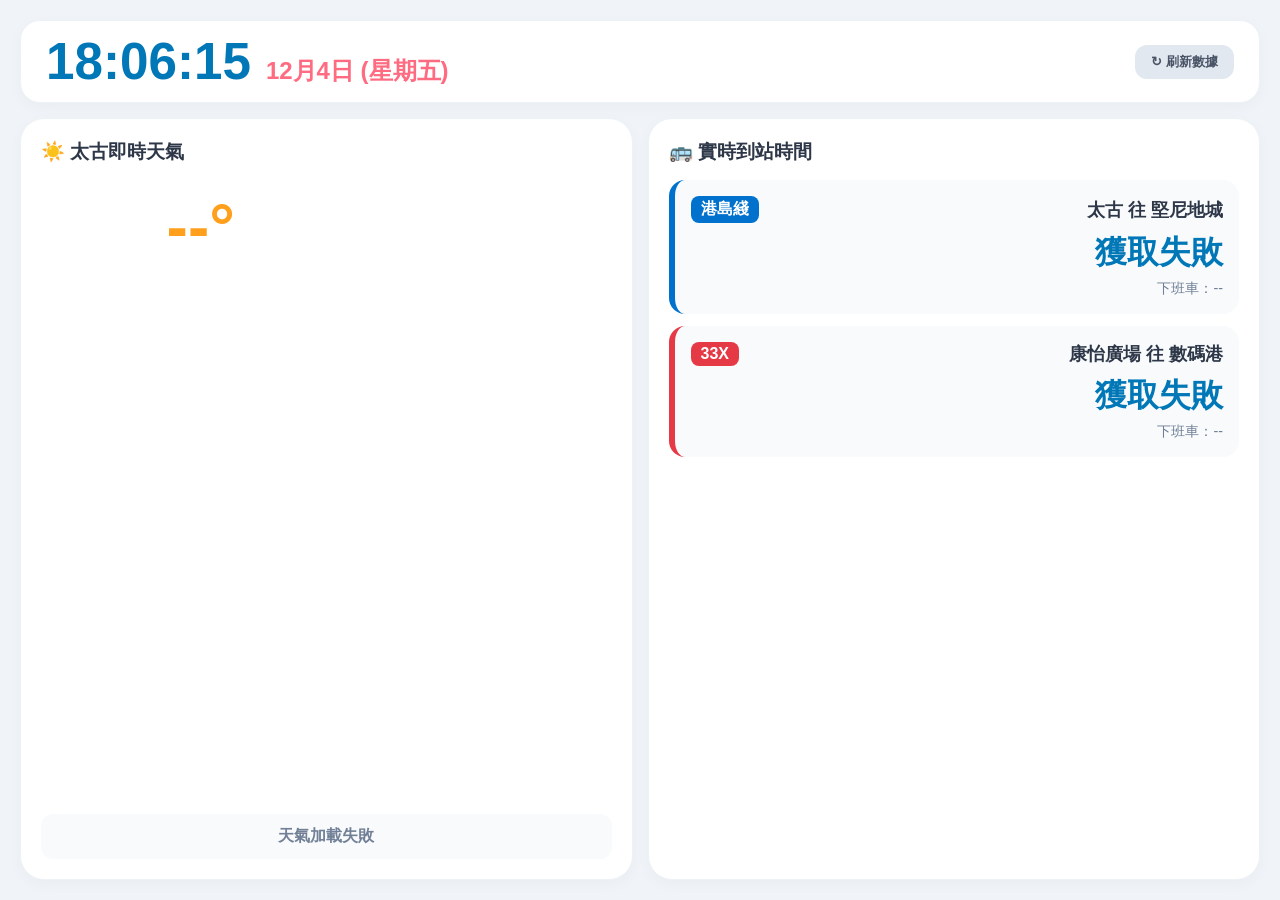
<file: gemini-code-1787057322468.html>
<!DOCTYPE html>
<html lang="zh-HK">
<head>
  <meta charset="UTF-8">
  <meta name="viewport" content="width=device-width, initial-scale=1.0, maximum-scale=1.0, user-scalable=no">
  <title>太古 Dashboard</title>
  <style>
    :root {
      --bg-color: #f7f9fc;
      --card-bg: #ffffff;
      --primary-color: #0077b6;
      --accent-pink: #ff6b81;
      --text-main: #2d3748;
      --text-sub: #718096;
      --border-color: #edf2f7;
    }

    * { box-sizing: border-box; margin: 0; padding: 0; font-family: -apple-system, BlinkMacSystemFont, "Segoe UI", Roboto, sans-serif; }
    body { background-color: #f0f4f8; color: var(--text-main); padding: 20px; height: 100vh; display: flex; flex-direction: column; gap: 15px; overflow: hidden; }

    .top-bar { display: flex; justify-content: space-between; align-items: center; background: var(--card-bg); padding: 15px 25px; border-radius: 20px; box-shadow: 0 4px 15px rgba(0,0,0,0.03); border: 1px solid var(--border-color); }
    .time-container { display: flex; align-items: baseline; gap: 15px; }
    .clock { font-size: 3.2rem; font-weight: 800; color: var(--primary-color); line-height: 1; }
    .date { font-size: 1.5rem; font-weight: 600; color: var(--accent-pink); }
    .refresh-btn { background: #e2e8f0; color: #4a5568; border: none; padding: 8px 16px; border-radius: 12px; font-weight: bold; cursor: pointer; }

    .grid-container { display: grid; grid-template-columns: 1fr 1fr; gap: 15px; flex: 1; }
    .card { background: var(--card-bg); border-radius: 24px; padding: 20px; box-shadow: 0 4px 15px rgba(0,0,0,0.03); border: 1px solid var(--border-color); display: flex; flex-direction: column; }
    .card-title { font-size: 1.2rem; font-weight: 700; margin-bottom: 15px; }

    .weather-main { display: flex; align-items: center; justify-content: space-around; margin: 10px 0; }
    .temp-box { font-size: 4rem; font-weight: 800; color: #ff9f1c; }
    .weather-icon img { width: 90px; height: 90px; object-fit: contain; }
    .weather-desc { margin-top: auto; background: #f8fafc; padding: 12px; border-radius: 12px; text-align: center; font-size: 1rem; font-weight: 600; color: var(--text-sub); }

    .eta-box { background: #f8fafc; border-radius: 16px; padding: 16px; margin-bottom: 12px; border-left: 6px solid var(--primary-color); }
    .route-header { display: flex; justify-content: space-between; align-items: center; margin-bottom: 8px; }
    .route-badge { background: var(--primary-color); color: white; padding: 3px 10px; border-radius: 8px; font-weight: bold; font-size: 1rem; }
    .destination { font-size: 1.1rem; font-weight: 700; }
    .eta-time { font-size: 2rem; font-weight: 800; color: var(--primary-color); text-align: right; }
    .eta-unit { font-size: 1rem; font-weight: 600; }
    .next-bus { font-size: 0.9rem; color: var(--text-sub); margin-top: 4px; text-align: right; }
  </style>
</head>
<body>

  <div class="top-bar">
    <div class="time-container">
      <div id="clock" class="clock">--:--:--</div>
      <div id="date" class="date">--月--日 (星期-)</div>
    </div>
    <button class="refresh-btn" onclick="fetchAllData()">↻ 刷新數據</button>
  </div>

  <div class="grid-container">
    <div class="card">
      <div class="card-title">☀️ 太古即時天氣</div>
      <div class="weather-main">
        <div class="temp-box" id="temp">--°</div>
        <div class="weather-icon" id="weather-icon"></div>
      </div>
      <div class="weather-desc" id="weather-desc">加載中...</div>
    </div>

    <div class="card">
      <div class="card-title">🚌 實時到站時間</div>
      
      <div class="eta-box" style="border-left-color: #0072ce;">
        <div class="route-header">
          <span class="route-badge" style="background: #0072ce;">港島綫</span>
          <span class="destination">太古 往 堅尼地城</span>
        </div>
        <div class="eta-time" id="mtr-eta">-- <span class="eta-unit">分鐘</span></div>
        <div class="next-bus" id="mtr-next">下班車：--</div>
      </div>

      <div class="eta-box" style="border-left-color: #e63946;">
        <div class="route-header">
          <span class="route-badge" style="background: #e63946;">33X</span>
          <span class="destination">康怡廣場 往 數碼港</span>
        </div>
        <div class="eta-time" id="bus-eta">-- <span class="eta-unit">分鐘</span></div>
        <div class="next-bus" id="bus-next">下班車：--</div>
      </div>
    </div>
  </div>

  <script>
    function updateClock() {
      const now = new Date();
      document.getElementById('clock').innerText = now.toTimeString().split(' ')[0];
      const weekDays = ['日', '一', '二', '三', '四', '五', '六'];
      document.getElementById('date').innerText = `${now.getMonth() + 1}月${now.getDate()}日 (星期${weekDays[now.getDay()]})`;
    }
    setInterval(updateClock, 1000);
    updateClock();

    // 解決 iOS Safari 日期解析問題
    function parseDate(dateStr) {
      if (!dateStr) return null;
      return new Date(dateStr.replace(/-/g, '/').replace('T', ' '));
    }

    async function getWeather() {
      try {
        const res = await fetch('https://data.weather.gov.hk/weatherAPI/opendata/weather.php?dataType=rhrread&lang=tc');
        const data = await res.json();
        
        const taikooTemp = data.temperature.data.find(t => t.place === "鰂魚涌") || data.temperature.data[0];
        document.getElementById('temp').innerText = `${taikooTemp.value}°C`;
        
        if (data.icon && data.icon.length > 0) {
          const iconCode = data.icon[0];
          // 天文台官方圖示 CDN
          document.getElementById('weather-icon').innerHTML = `<img src="https://www.hko.gov.hk/images/HKOWeatherIcon/pic${iconCode}.png" alt="weather">`;
        }
        document.getElementById('weather-desc').innerText = `位置：鰂魚涌 / 太古`;
      } catch (e) {
        document.getElementById('weather-desc').innerText = "天氣加載失敗";
      }
    }

    async function getMTRETA() {
      try {
        const res = await fetch('https://rt.data.gov.hk/v1/transport/mtr/getSchedule.php?line=ISL&sta=TAK');
        const data = await res.json();
        
        if (data.status === 1 && data.data['ISL-TAK'] && data.data['ISL-TAK'].W) {
          const list = data.data['ISL-TAK'].W;
          if (list.length > 0) {
            const now = new Date();
            const firstTrain = parseDate(list[0].time);
            const diffMin = Math.max(0, Math.floor((firstTrain - now) / 60000));
            
            document.getElementById('mtr-eta').innerHTML = `${diffMin} <span class="eta-unit">分鐘</span>`;
            
            if (list[1]) {
              const secondTrain = parseDate(list[1].time);
              const nextMin = Math.max(0, Math.floor((secondTrain - now) / 60000));
              document.getElementById('mtr-next').innerText = `下一班：${nextMin} 分鐘`;
            }
          } else {
            document.getElementById('mtr-eta').innerText = "尾班車已過";
          }
        }
      } catch (e) {
        document.getElementById('mtr-eta').innerText = "獲取失敗";
      }
    }

    async function getBusETA() {
      try {
        const res = await fetch('https://rt.data.gov.hk/v2/transport/citybus/eta/CTB/001322/33X');
        const data = await res.json();
        
        if (data.data && data.data.length > 0) {
          const list = data.data.filter(item => item.eta && item.eta !== "");
          if (list.length > 0) {
            const now = new Date();
            const firstBus = parseDate(list[0].eta);
            const diffMin = Math.max(0, Math.floor((firstBus - now) / 60000));
            
            document.getElementById('bus-eta').innerHTML = `${diffMin} <span class="eta-unit">分鐘</span>`;
            
            if (list[1]) {
              const secondBus = parseDate(list[1].eta);
              const nextMin = Math.max(0, Math.floor((secondBus - now) / 60000));
              document.getElementById('bus-next').innerText = `下一班：${nextMin} 分鐘`;
            }
          } else {
            document.getElementById('bus-eta').innerText = "非服務時間";
            document.getElementById('bus-next').innerText = "僅限早上繁忙時間服務";
          }
        } else {
          document.getElementById('bus-eta').innerText = "非服務時間";
          document.getElementById('bus-next').innerText = "僅限早上繁忙時間服務";
        }
      } catch (e) {
        document.getElementById('bus-eta').innerText = "獲取失敗";
      }
    }

    function fetchAllData() {
      getWeather();
      getMTRETA();
      getBusETA();
    }

    fetchAllData();
    setInterval(fetchAllData, 30000);
  </script>
</body>
</html>
</file>
